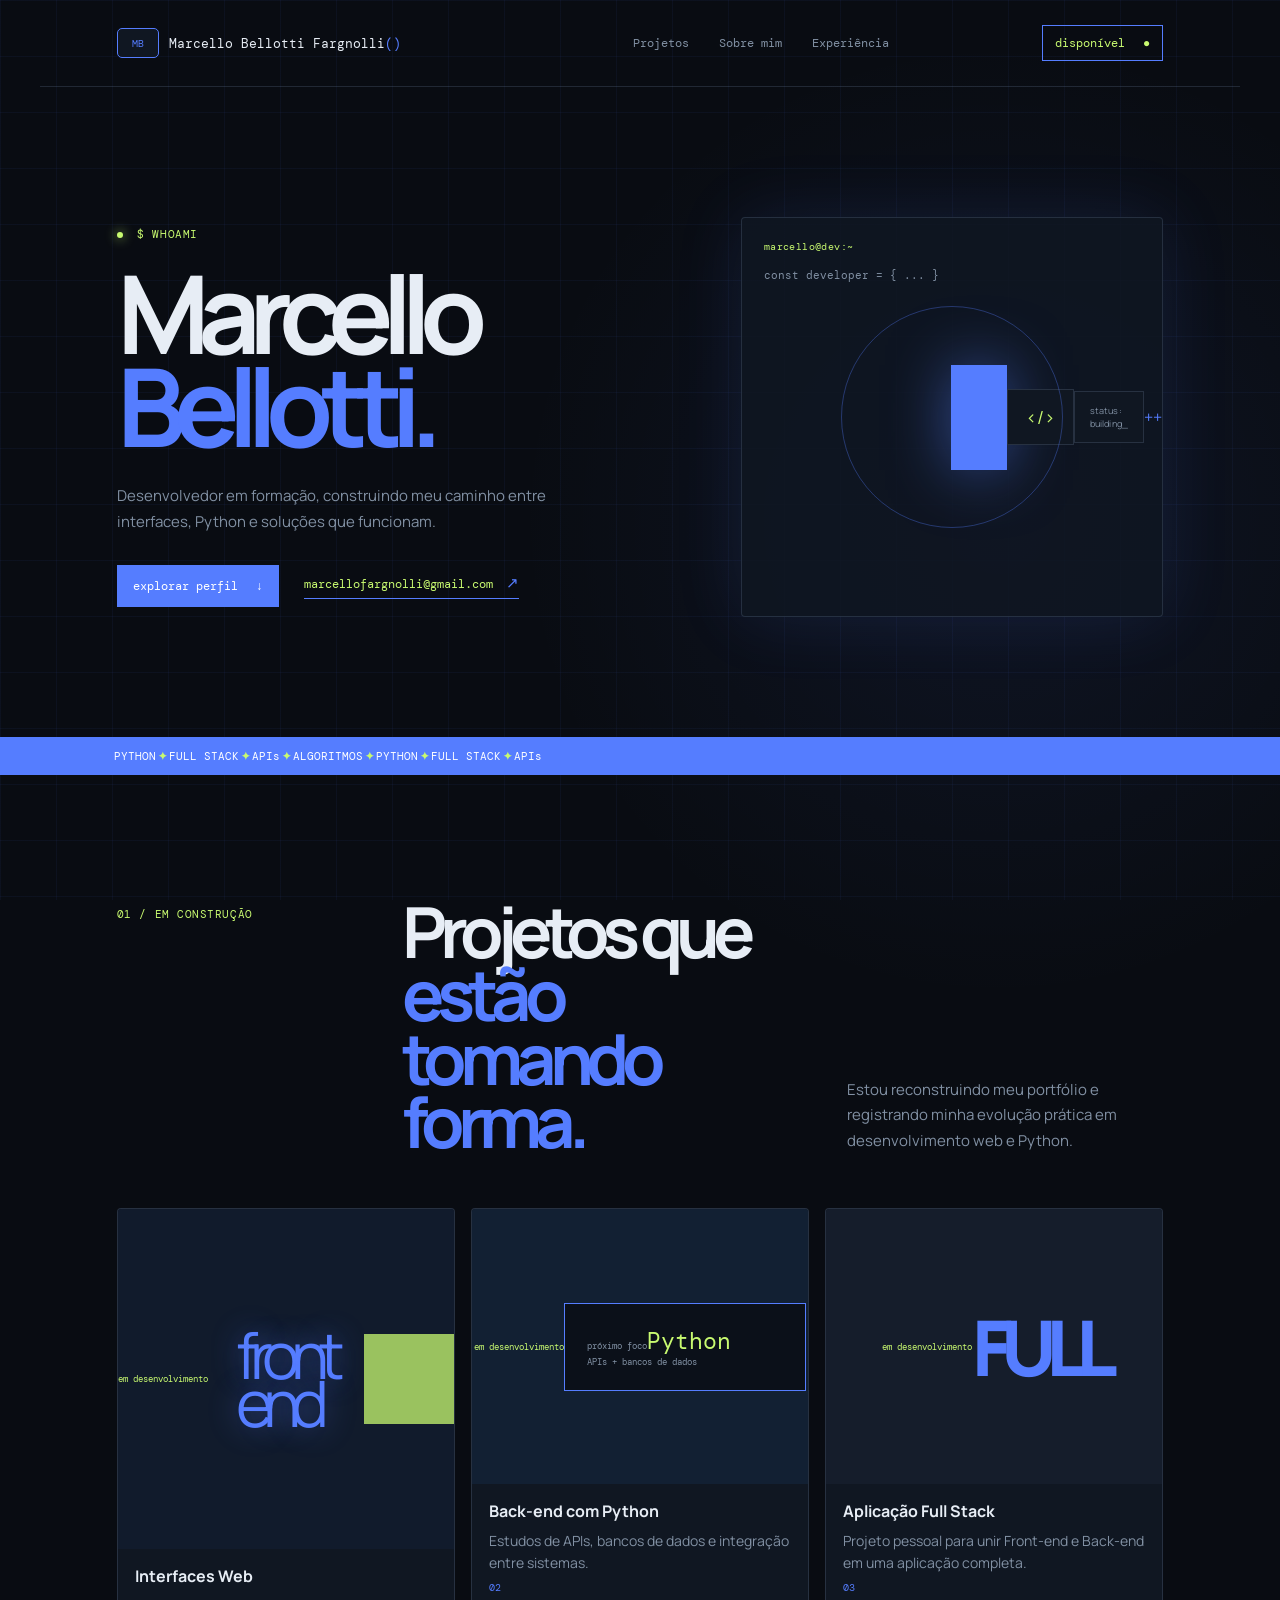
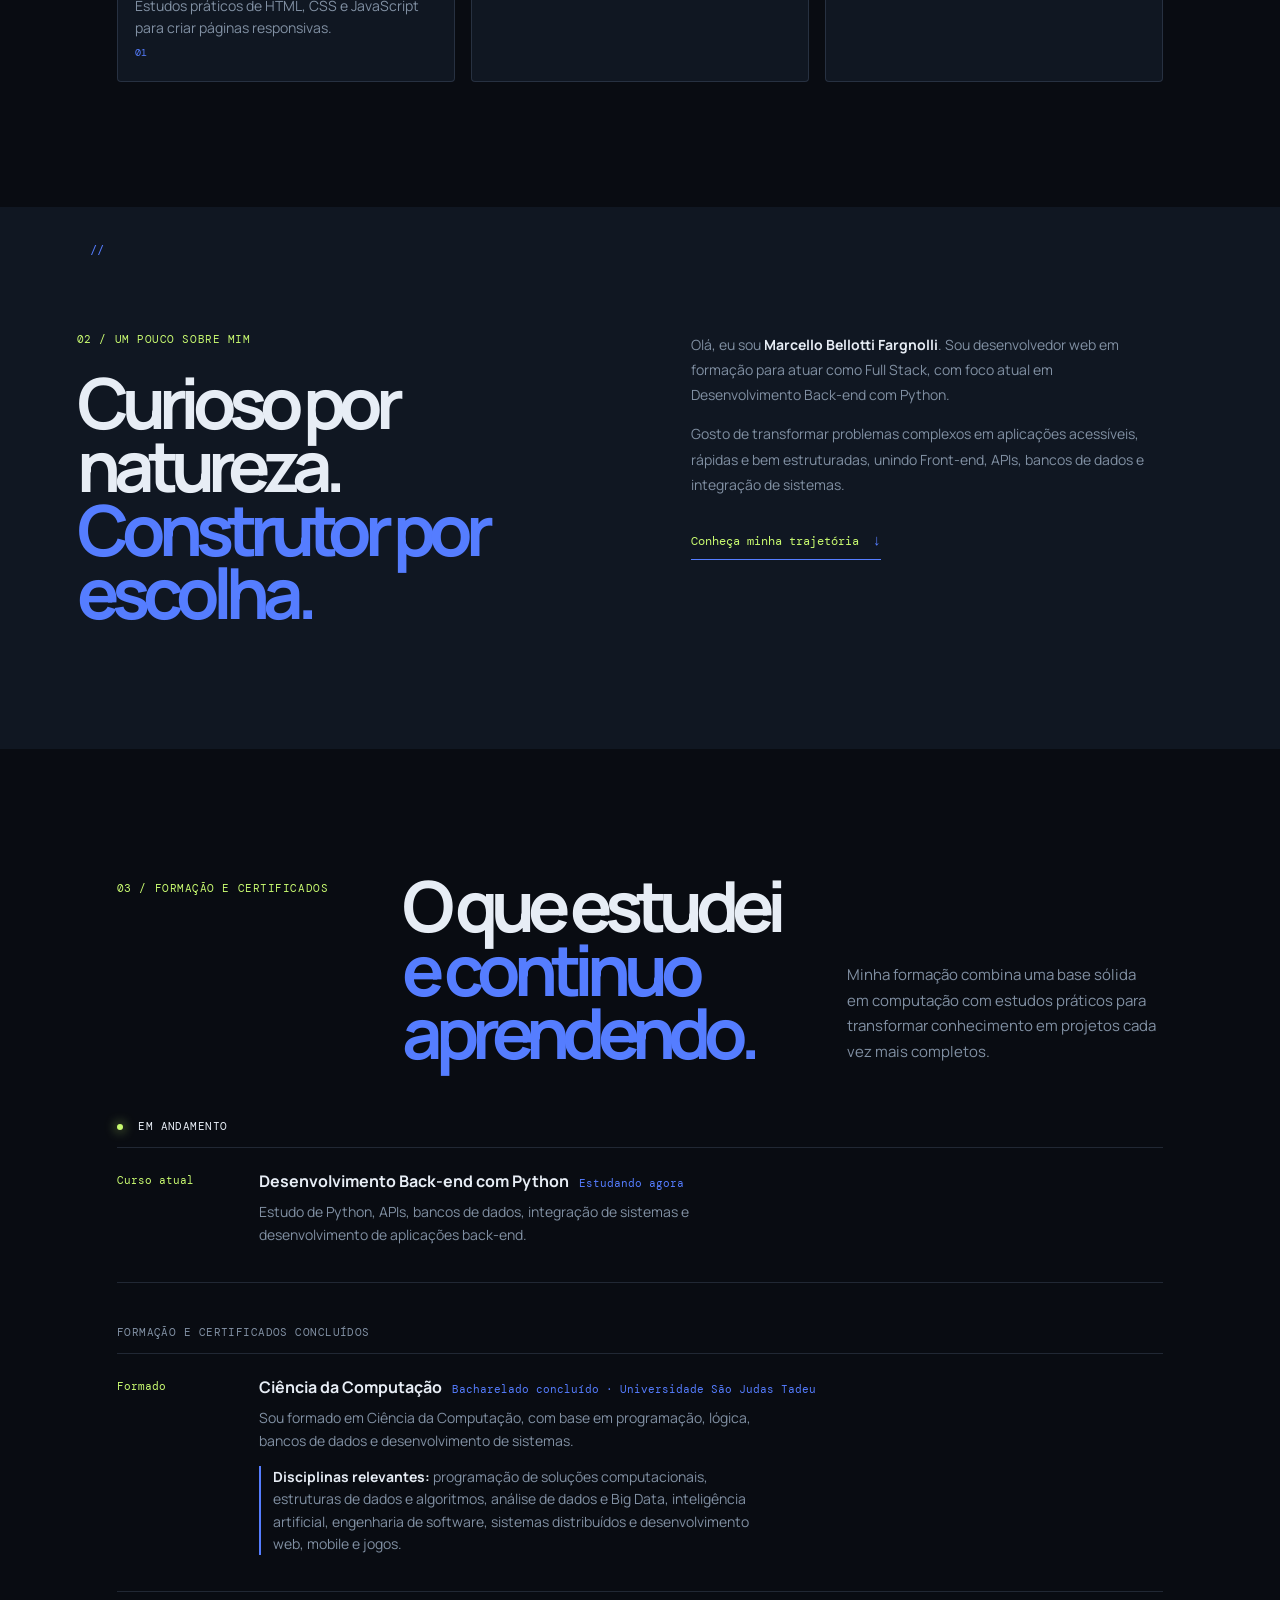
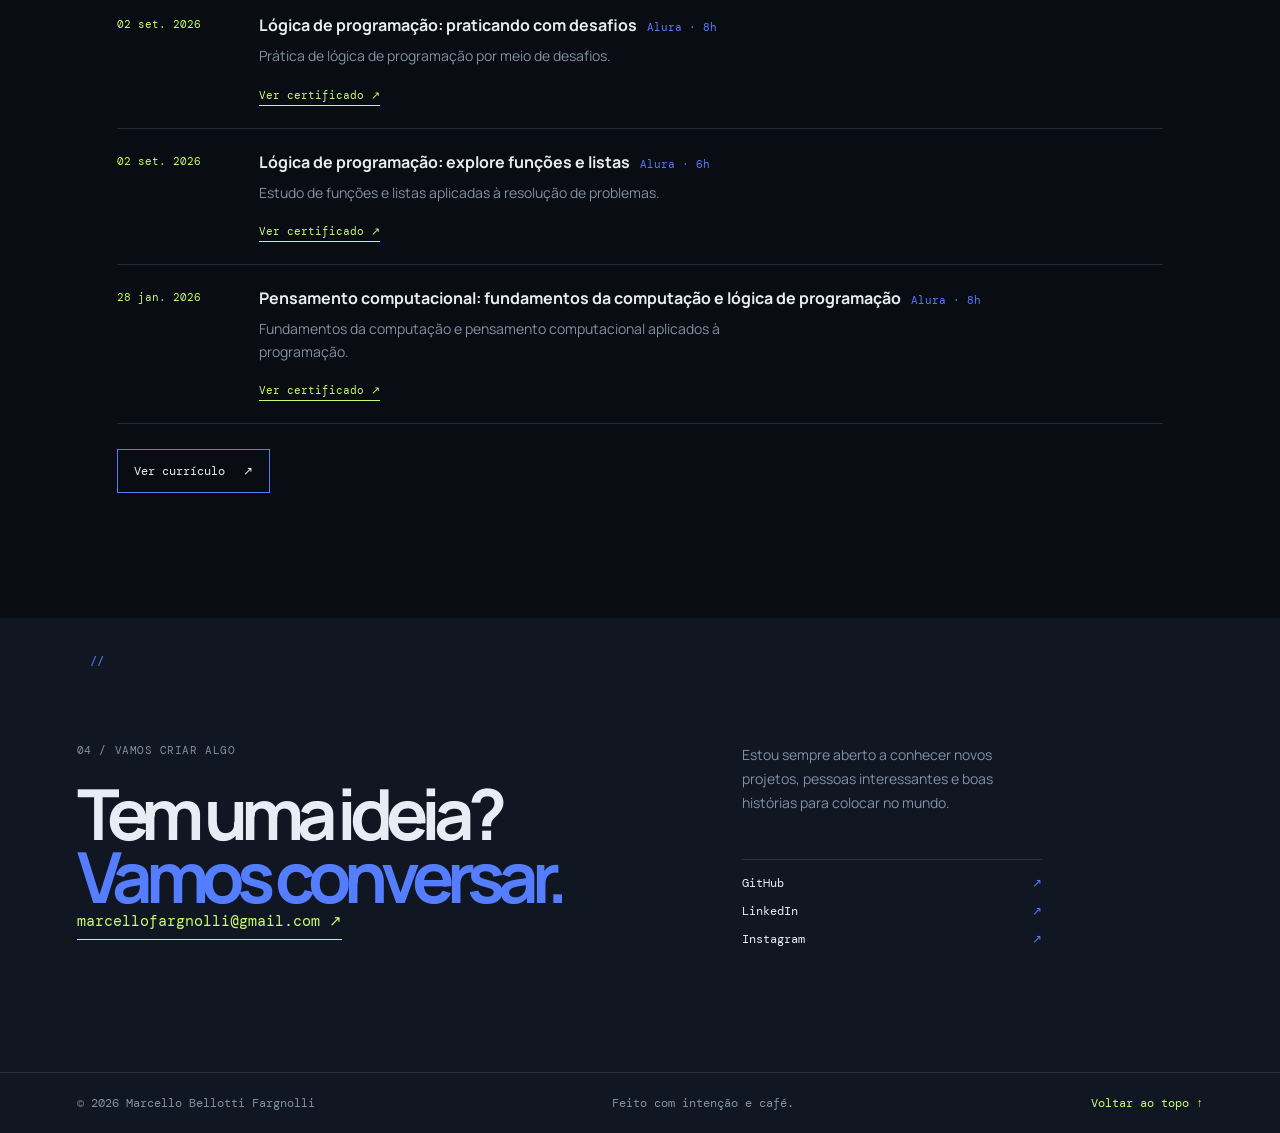
<file: index.html>
<!doctype html>
<html lang="pt-BR">
<head>
  <meta charset="UTF-8">
  <meta name="viewport" content="width=device-width, initial-scale=1.0">
  <!-- ALTERE: descrição que aparece no Google e ao compartilhar o site. -->
  <meta name="description" content="Olá! Meu nome é Marcello Bellotti Fargnolli, tenho 23 anos e sou formado em Ciência da Computação pela Universidade São Judas Tadeu.

Atualmente, estou aprimorando meus conhecimentos em desenvolvimento de software, com o objetivo de me tornar um desenvolvedor Full Stack. Tenho conhecimentos em Front-End, principalmente em HTML e CSS, do nível básico ao avançado, além de uma base inicial em JavaScript.

No momento, estou focado nos estudos de Python, buscando desenvolver principalmente minhas habilidades em Back-End, incluindo APIs, bancos de dados, integração de sistemas e desenvolvimento de aplicações.

Minha formação em Ciência da Computação me proporcionou uma base sólida em programação, lógica, bancos de dados e desenvolvimento de sistemas. Gosto de aprender novas tecnologias, colocar meus conhecimentos em prática por meio de projetos e buscar constantemente minha evolução profissional.

Meu objetivo é construir uma carreira como desenvolvedor Full Stack, unindo meus conhecimentos de Front-End e Back-End para criar aplicações completas, funcionais e bem estruturadas.">
  <!-- ALTERE: nome e profissão que aparecem na aba do navegador. -->
  <title>Marcello Bellotti Fargnolli | Desenvolvedor Web</title>
  <link rel="preconnect" href="https://fonts.googleapis.com">
  <link rel="preconnect" href="https://fonts.gstatic.com" crossorigin>
  <link href="https://fonts.googleapis.com/css2?family=DM+Mono:wght@400;500&family=Manrope:wght@400;500;600;700;800&display=swap" rel="stylesheet">
  <link rel="stylesheet" href="assets/css/styles-tech.css">
</head>
<body>
  <div class="page-shell">
    <header class="site-header">
      <a class="brand" href="#inicio" aria-label="Voltar para o início">
        <span class="brand-mark">MB</span>
        <!-- ALTERE: seu nome exibido no topo do site. -->
        <span>Marcello Bellotti Fargnolli<span class="accent">()</span></span>
      </a>
      <nav class="desktop-nav" aria-label="Navegação principal">
        <a href="#projetos">Projetos</a>
        <a href="#sobre">Sobre mim</a>
        <a href="#experiencia">Experiência</a>
      </nav>
      <a class="button button-small button-outline" href="#contato">disponível <span aria-hidden="true">●</span></a>
    </header>

    <main>
      <section class="hero section-grid" id="inicio">
        <div class="hero-copy reveal">
          <!-- ALTERE: status, título principal e sua apresentação curta. -->
          <p class="eyebrow"><span class="status-dot"></span> $ whoami</p>
          <h1>Marcello<br><span class="highlight">Bellotti.</span></h1>
          <p class="hero-description">Desenvolvedor em formação, construindo meu caminho entre interfaces, Python e soluções que funcionam.</p>
          <div class="hero-actions">
            <a class="button button-primary" href="#sobre">explorar perfil <span aria-hidden="true">↓</span></a>
            <!-- ALTERE: seu e-mail nos dois lugares em que ele aparece nesta página. -->
            <a class="text-link" href="mailto:marcellofargnolli@gmail.com">marcellofargnolli@gmail.com <span aria-hidden="true">↗</span></a>
          </div>
        </div>
        <div class="hero-art reveal reveal-delay" aria-label="Ilustração abstrata com formas geométricas">
          <div class="art-label">const developer = { ... }</div>
          <div class="orbit orbit-one"></div>
          <div class="orbit orbit-two"></div>
          <div class="art-sun"></div>
          <div class="art-card art-card-top">&lt;/&gt;</div>
          <div class="art-card art-card-bottom"><span>status: building</span><span class="art-arrow">_</span></div>
          <span class="art-plus plus-one">+</span>
          <span class="art-plus plus-two">+</span>
        </div>
      </section>

      <section class="ticker" aria-label="Áreas de atuação">
        <div class="ticker-track"><span>PYTHON</span><b>✦</b><span>FULL STACK</span><b>✦</b><span>APIs</span><b>✦</b><span>ALGORITMOS</span><b>✦</b><span>PYTHON</span><b>✦</b><span>FULL STACK</span><b>✦</b><span>APIs</span></div>
      </section>

      <section class="projects section-block" id="projetos">
        <div class="section-heading reveal"><p class="eyebrow">01 / em construção</p><h2>Projetos que<br><em>estão tomando forma.</em></h2><p>Estou reconstruindo meu portfólio e registrando minha evolução prática em desenvolvimento web e Python.</p></div>
        <div class="project-grid">
          <!-- ALTERE: troque estes cards por projetos reais quando eles estiverem prontos. -->
          <div class="project-card project-card-large reveal">
            <div class="project-image image-studio"><span class="image-tag">em desenvolvimento</span><span class="image-title">front<br>end</span><span class="image-shape"></span></div>
            <div class="project-info"><div><h3>Interfaces Web</h3><p>Estudos práticos de HTML, CSS e JavaScript para criar páginas responsivas.</p></div><span class="project-number">01</span></div>
          </div>
          <div class="project-card reveal reveal-delay">
            <div class="project-image image-finance"><span class="image-tag">em desenvolvimento</span><div class="finance-ui"><span>próximo foco</span><strong>Python</strong><small>APIs + bancos de dados</small></div></div>
            <div class="project-info"><div><h3>Back-end com Python</h3><p>Estudos de APIs, bancos de dados e integração entre sistemas.</p></div><span class="project-number">02</span></div>
          </div>
          <div class="project-card reveal">
            <div class="project-image image-muse"><span class="image-tag">em desenvolvimento</span><span class="muse-word">FULL</span><span class="muse-line"></span></div>
            <div class="project-info"><div><h3>Aplicação Full Stack</h3><p>Projeto pessoal para unir Front-end e Back-end em uma aplicação completa.</p></div><span class="project-number">03</span></div>
          </div>
        </div>
      </section>

      <!-- ALTERE: escreva aqui quem você é, sua história e o que você busca. -->
      <section class="about section-block section-grid" id="sobre">
        <div class="about-intro reveal"><p class="eyebrow">02 / um pouco sobre mim</p><h2>Curioso por natureza.<br><em>Construtor por escolha.</em></h2></div>
        <div class="about-copy reveal reveal-delay"><p>Olá, eu sou <strong>Marcello Bellotti Fargnolli</strong>. Sou desenvolvedor web em formação para atuar como Full Stack, com foco atual em Desenvolvimento Back-end com Python.</p><p>Gosto de transformar problemas complexos em aplicações acessíveis, rápidas e bem estruturadas, unindo Front-end, APIs, bancos de dados e integração de sistemas.</p><a class="text-link" href="#experiencia">Conheça minha trajetória <span aria-hidden="true">↓</span></a></div>
      </section>

      <!-- ALTERE: adicione novas formações e certificados nesta linha do tempo. -->
      <section class="experience section-block" id="experiencia">
        <div class="section-heading reveal"><p class="eyebrow">03 / formação e certificados</p><h2>O que estudei<br><em>e continuo aprendendo.</em></h2><p class="experience-intro">Minha formação combina uma base sólida em computação com estudos práticos para transformar conhecimento em projetos cada vez mais completos.</p></div>
        <div class="timeline">
          <div class="timeline-group">
            <p class="timeline-group-title"><span class="status-dot"></span> Em andamento</p>
            <div class="timeline-item reveal"><div class="timeline-date">Curso atual</div><div><h3>Desenvolvimento Back-end com Python <span>Estudando agora</span></h3><p>Estudo de Python, APIs, bancos de dados, integração de sistemas e desenvolvimento de aplicações back-end.</p></div></div>
          </div>
          <div class="timeline-group">
            <p class="timeline-group-title">Formação e certificados concluídos</p>
            <div class="timeline-item reveal"><div class="timeline-date">Formado</div><div><h3>Ciência da Computação <span>Bacharelado concluído · Universidade São Judas Tadeu</span></h3><p>Sou formado em Ciência da Computação, com base em programação, lógica, bancos de dados e desenvolvimento de sistemas.</p><p class="academic-highlights"><strong>Disciplinas relevantes:</strong> programação de soluções computacionais, estruturas de dados e algoritmos, análise de dados e Big Data, inteligência artificial, engenharia de software, sistemas distribuídos e desenvolvimento web, mobile e jogos.</p></div></div>
            <div class="timeline-item reveal"><div class="timeline-date">02 set. 2026</div><div><h3>Lógica de programação: praticando com desafios <span>Alura · 8h</span></h3><p>Prática de lógica de programação por meio de desafios.</p><a class="certificate-link" href="https://cursos.alura.com.br/certificate/be492407-5478-48bb-ad97-3403e48bfa09" target="_blank" rel="noreferrer">Ver certificado ↗</a></div></div>
            <div class="timeline-item reveal"><div class="timeline-date">02 set. 2026</div><div><h3>Lógica de programação: explore funções e listas <span>Alura · 6h</span></h3><p>Estudo de funções e listas aplicadas à resolução de problemas.</p><a class="certificate-link" href="https://cursos.alura.com.br/certificate/43ebaaec-2d4a-41f2-832b-98c6b5b4ed71" target="_blank" rel="noreferrer">Ver certificado ↗</a></div></div>
            <div class="timeline-item reveal"><div class="timeline-date">28 jan. 2026</div><div><h3>Pensamento computacional: fundamentos da computação e lógica de programação <span>Alura · 8h</span></h3><p>Fundamentos da computação e pensamento computacional aplicados à programação.</p><a class="certificate-link" href="https://cursos.alura.com.br/certificate/826741c8-7629-423c-96e8-3a7e11f5dcca" target="_blank" rel="noreferrer">Ver certificado ↗</a></div></div>
          </div>
        </div>
        <a class="button button-outline download-button" href="pages/curriculo.html" target="_blank" rel="noreferrer">Ver currículo <span aria-hidden="true">↗</span></a>
      </section>

      <!-- ALTERE: e-mail, texto de contato e links das suas redes sociais. -->
      <section class="contact section-block" id="contato">
        <div class="contact-content reveal"><p class="eyebrow">04 / vamos criar algo</p><h2>Tem uma ideia?<br><em>Vamos conversar.</em></h2><a class="contact-email" href="mailto:marcellofargnolli@gmail.com">marcellofargnolli@gmail.com <span aria-hidden="true">↗</span></a></div>
        <div class="contact-aside reveal reveal-delay"><p>Estou sempre aberto a conhecer novos projetos, pessoas interessantes e boas histórias para colocar no mundo.</p><div class="social-links"><a href="https://github.com/MarcelloBF" target="_blank" rel="noreferrer">GitHub <span>↗</span></a><a href="https://www.linkedin.com/in/marcellobellotti/" target="_blank" rel="noreferrer">LinkedIn <span>↗</span></a><a href="https://www.instagram.com/marcellofargnolli/" target="_blank" rel="noreferrer">Instagram <span>↗</span></a></div></div>
      </section>
    </main>

    <footer class="site-footer"><span>© 2026 Marcello Bellotti Fargnolli</span><span>Feito com intenção e café.</span><a href="#inicio">Voltar ao topo ↑</a></footer>
  </div>
  <script src="assets/js/script.js"></script>
</body>
</html>
</file>
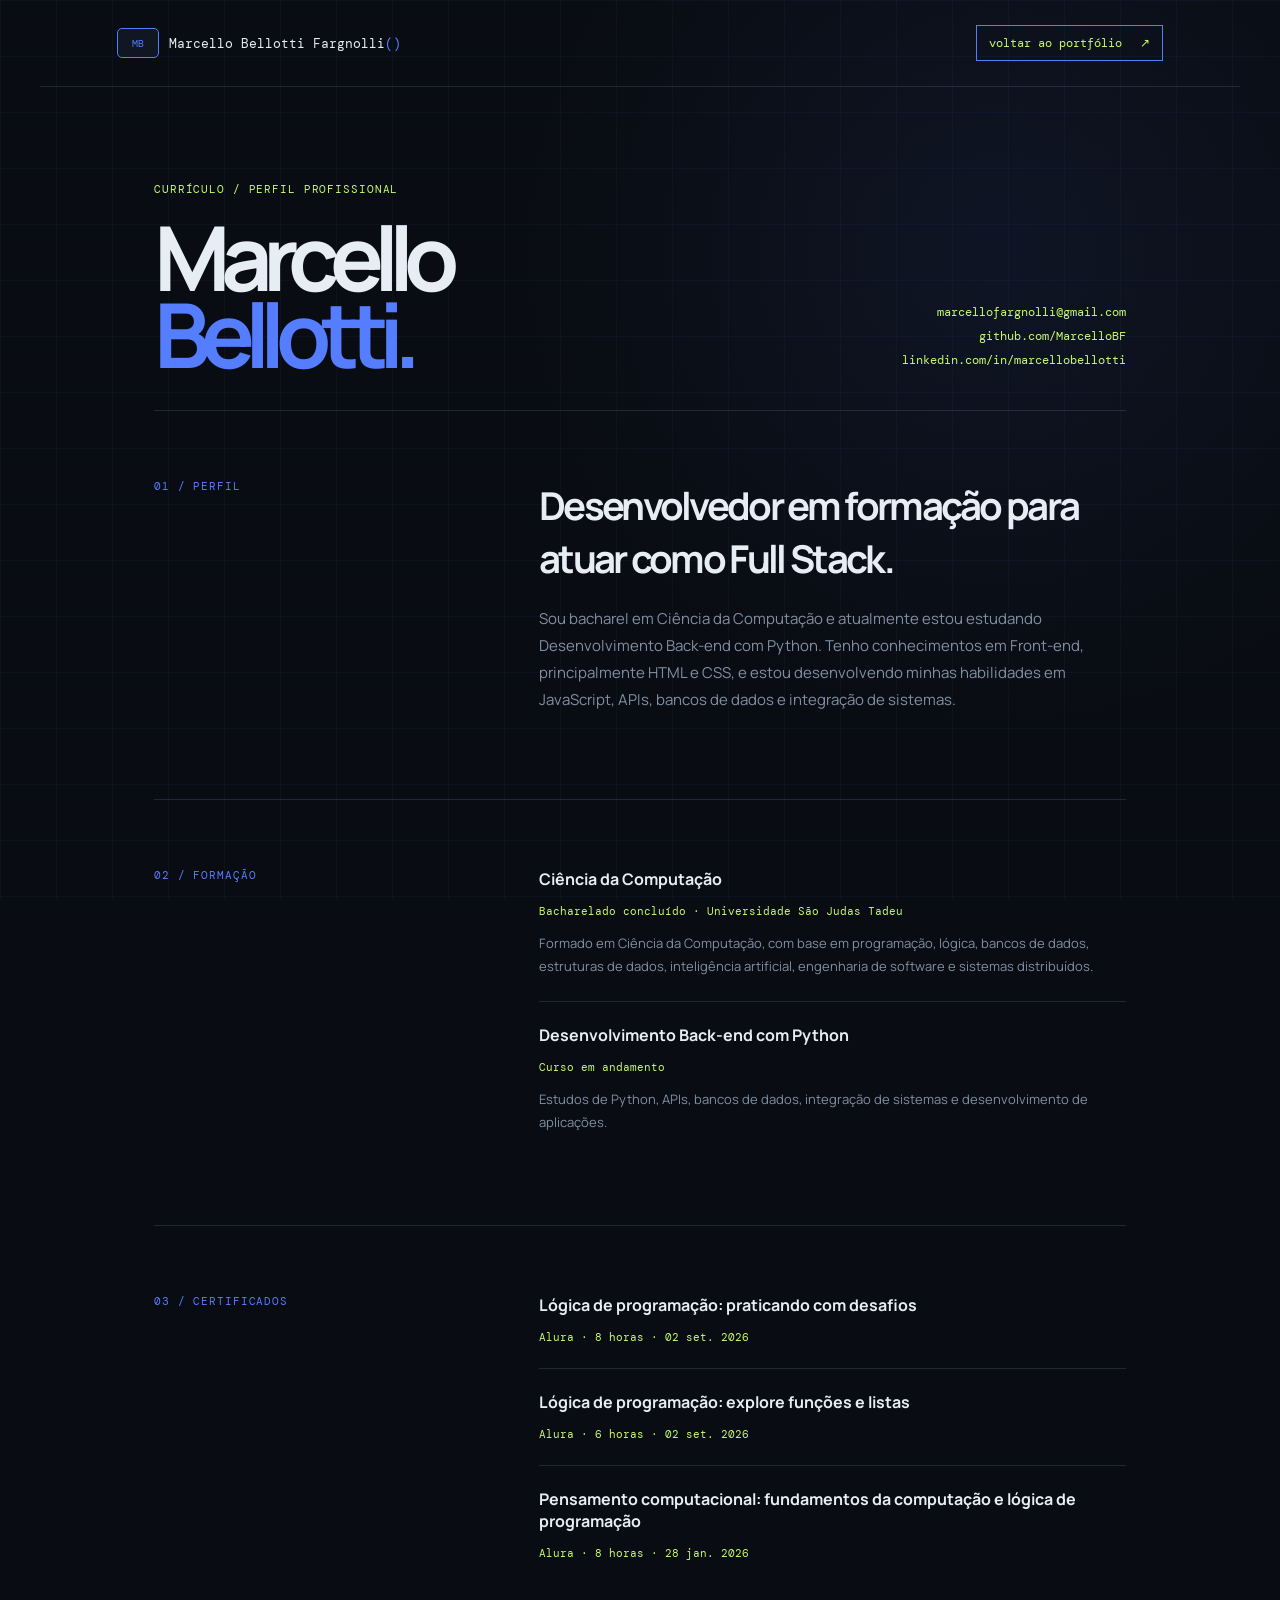
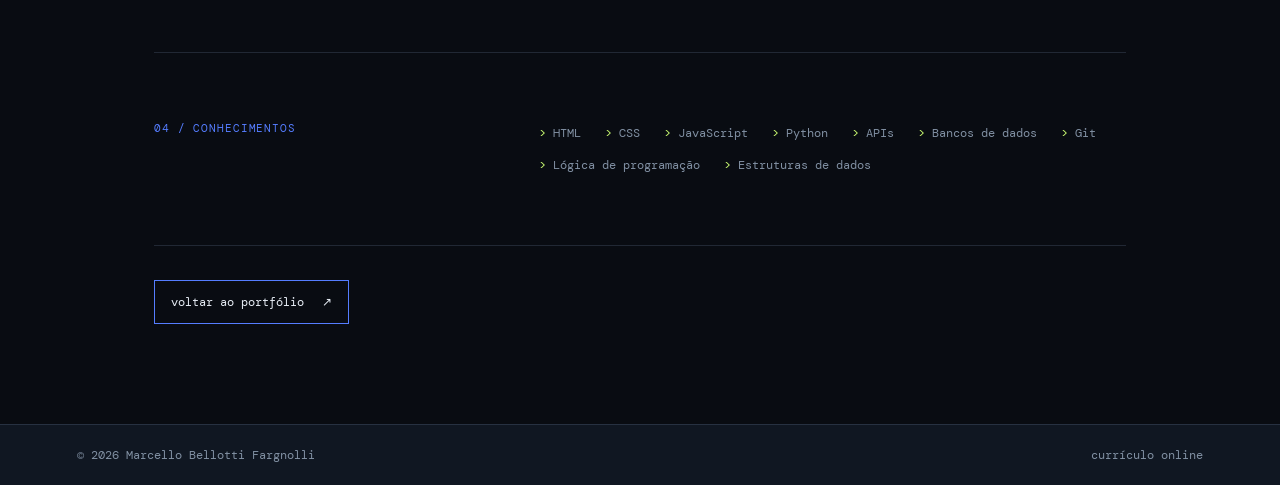
<file: curriculo.html>
<!doctype html>
<html lang="pt-BR">
<head>
  <meta charset="UTF-8">
  <meta name="viewport" content="width=device-width, initial-scale=1.0">
  <meta name="description" content="Currículo de Marcello Bellotti Fargnolli.">
  <title>Currículo | Marcello Bellotti Fargnolli</title>
  <link rel="preconnect" href="https://fonts.googleapis.com">
  <link rel="preconnect" href="https://fonts.gstatic.com" crossorigin>
  <link href="https://fonts.googleapis.com/css2?family=DM+Mono:wght@400;500&family=Manrope:wght@400;500;600;700;800&display=swap" rel="stylesheet">
  <link rel="stylesheet" href="styles-tech.css">
  <style>
    .resume-shell { margin: 0 auto; max-width: 1100px; padding: 0 5vw 100px; }
    .resume-header { align-items: end; border-bottom: 1px solid var(--line); display: flex; justify-content: space-between; padding: 95px 0 38px; }
    .resume-kicker { color: var(--lime); font: 11px var(--mono); letter-spacing: .08em; text-transform: uppercase; }
    .resume-header h1 { font-size: clamp(3rem, 7vw, 6.5rem); margin: 22px 0 0; }
    .resume-header h1 span { color: var(--blue); }
    .resume-contact { color: var(--muted); font: 12px/2 var(--mono); text-align: right; }
    .resume-contact a { color: var(--lime); display: block; }
    .resume-section { border-bottom: 1px solid var(--line); display: grid; gap: 8vw; grid-template-columns: .65fr 1.35fr; padding: 68px 0; }
    .resume-label { color: var(--blue); font: 11px var(--mono); letter-spacing: .08em; text-transform: uppercase; }
    .resume-content { max-width: 650px; }
    .resume-content h2 { font-size: clamp(1.8rem, 3vw, 2.8rem); letter-spacing: -.07em; margin: 0 0 20px; }
    .resume-content p { color: var(--muted); font-size: 15px; line-height: 1.8; margin-bottom: 18px; }
    .resume-item { border-top: 1px solid var(--line); padding: 22px 0; }
    .resume-item:first-child { border-top: 0; padding-top: 0; }
    .resume-item h3 { font-size: 16px; margin-bottom: 8px; }
    .resume-item small { color: var(--lime); font: 11px var(--mono); }
    .resume-item p { font-size: 13px; margin: 12px 0 0; }
    .resume-list { color: var(--muted); display: flex; flex-wrap: wrap; font: 12px/2 var(--mono); gap: 8px 24px; list-style: none; margin: 0; padding: 0; }
    .resume-list li::before { color: var(--lime); content: '> '; }
    .resume-back { margin-top: 34px; }
    @media (max-width: 700px) { .resume-shell { padding-left: 20px; padding-right: 20px; }.resume-header, .resume-section { display: block; }.resume-header { padding-top: 65px; }.resume-contact { margin-top: 28px; text-align: left; }.resume-section { padding: 48px 0; }.resume-label { margin-bottom: 26px; display: block; } }
  </style>
</head>
<body>
  <div class="page-shell">
    <header class="site-header">
      <a class="brand" href="index.html"><span class="brand-mark">MB</span><span>Marcello Bellotti Fargnolli<span class="accent">()</span></span></a>
      <a class="button button-small button-outline" href="index.html">voltar ao portfólio <span aria-hidden="true">↗</span></a>
    </header>
    <main class="resume-shell">
      <section class="resume-header">
        <div><p class="resume-kicker">currículo / perfil profissional</p><h1>Marcello<br><span>Bellotti.</span></h1></div>
        <div class="resume-contact"><a href="mailto:marcellofargnolli@gmail.com">marcellofargnolli@gmail.com</a><a href="https://github.com/MarcelloBF" target="_blank" rel="noreferrer">github.com/MarcelloBF</a><a href="https://www.linkedin.com/in/marcellobellotti/" target="_blank" rel="noreferrer">linkedin.com/in/marcellobellotti</a></div>
      </section>
      <section class="resume-section"><span class="resume-label">01 / perfil</span><div class="resume-content"><h2>Desenvolvedor em formação para atuar como Full Stack.</h2><p>Sou bacharel em Ciência da Computação e atualmente estou estudando Desenvolvimento Back-end com Python. Tenho conhecimentos em Front-end, principalmente HTML e CSS, e estou desenvolvendo minhas habilidades em JavaScript, APIs, bancos de dados e integração de sistemas.</p></div></section>
      <section class="resume-section"><span class="resume-label">02 / formação</span><div class="resume-content"><div class="resume-item"><h3>Ciência da Computação</h3><small>Bacharelado concluído · Universidade São Judas Tadeu</small><p>Formado em Ciência da Computação, com base em programação, lógica, bancos de dados, estruturas de dados, inteligência artificial, engenharia de software e sistemas distribuídos.</p></div><div class="resume-item"><h3>Desenvolvimento Back-end com Python</h3><small>Curso em andamento</small><p>Estudos de Python, APIs, bancos de dados, integração de sistemas e desenvolvimento de aplicações.</p></div></div></section>
      <section class="resume-section"><span class="resume-label">03 / certificados</span><div class="resume-content"><div class="resume-item"><h3>Lógica de programação: praticando com desafios</h3><small>Alura · 8 horas · 02 set. 2026</small></div><div class="resume-item"><h3>Lógica de programação: explore funções e listas</h3><small>Alura · 6 horas · 02 set. 2026</small></div><div class="resume-item"><h3>Pensamento computacional: fundamentos da computação e lógica de programação</h3><small>Alura · 8 horas · 28 jan. 2026</small></div></div></section>
      <section class="resume-section"><span class="resume-label">04 / conhecimentos</span><div class="resume-content"><ul class="resume-list"><li>HTML</li><li>CSS</li><li>JavaScript</li><li>Python</li><li>APIs</li><li>Bancos de dados</li><li>Git</li><li>Lógica de programação</li><li>Estruturas de dados</li></ul></div></section>
      <a class="button button-outline resume-back" href="index.html">voltar ao portfólio <span aria-hidden="true">↗</span></a>
    </main>
    <footer class="site-footer"><span>© 2026 Marcello Bellotti Fargnolli</span><span>currículo online</span></footer>
  </div>
</body>
</html>
</file>
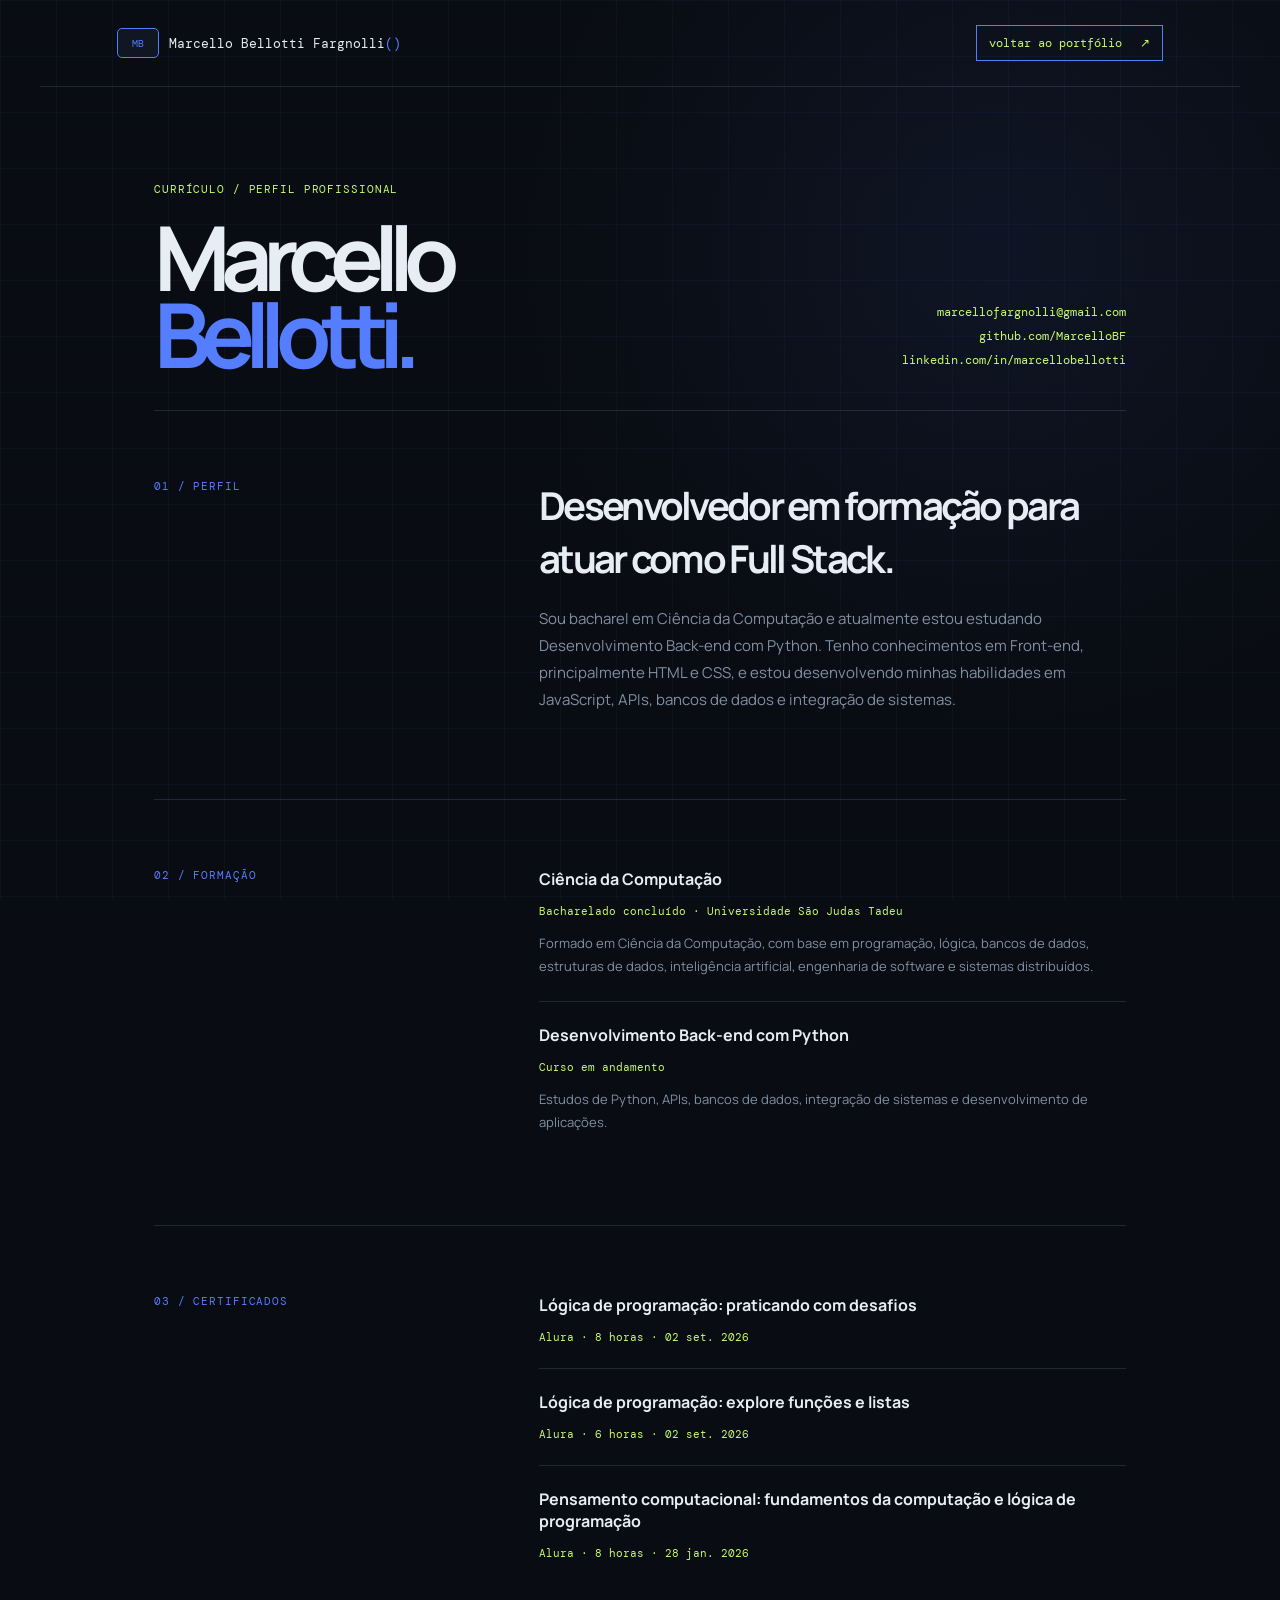
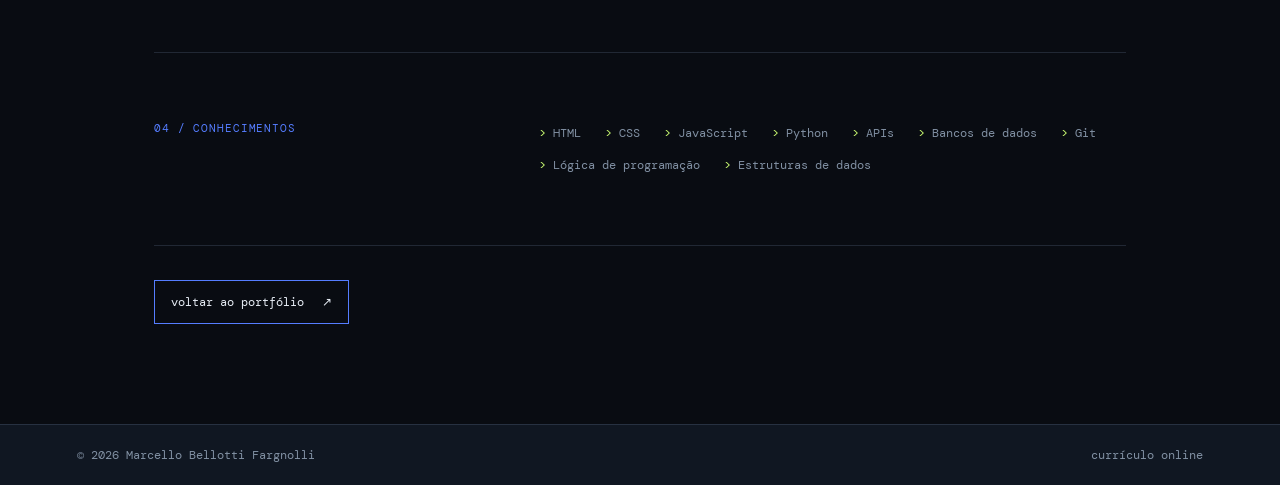
<file: pages/curriculo.html>
<!doctype html>
<html lang="pt-BR">
<head>
  <meta charset="UTF-8">
  <meta name="viewport" content="width=device-width, initial-scale=1.0">
  <meta name="description" content="Currículo de Marcello Bellotti Fargnolli.">
  <title>Currículo | Marcello Bellotti Fargnolli</title>
  <link rel="preconnect" href="https://fonts.googleapis.com">
  <link rel="preconnect" href="https://fonts.gstatic.com" crossorigin>
  <link href="https://fonts.googleapis.com/css2?family=DM+Mono:wght@400;500&family=Manrope:wght@400;500;600;700;800&display=swap" rel="stylesheet">
  <link rel="stylesheet" href="../assets/css/styles-tech.css">
  <style>
    .resume-shell { margin: 0 auto; max-width: 1100px; padding: 0 5vw 100px; }
    .resume-header { align-items: end; border-bottom: 1px solid var(--line); display: flex; justify-content: space-between; padding: 95px 0 38px; }
    .resume-kicker { color: var(--lime); font: 11px var(--mono); letter-spacing: .08em; text-transform: uppercase; }
    .resume-header h1 { font-size: clamp(3rem, 7vw, 6.5rem); margin: 22px 0 0; }
    .resume-header h1 span { color: var(--blue); }
    .resume-contact { color: var(--muted); font: 12px/2 var(--mono); text-align: right; }
    .resume-contact a { color: var(--lime); display: block; }
    .resume-section { border-bottom: 1px solid var(--line); display: grid; gap: 8vw; grid-template-columns: .65fr 1.35fr; padding: 68px 0; }
    .resume-label { color: var(--blue); font: 11px var(--mono); letter-spacing: .08em; text-transform: uppercase; }
    .resume-content { max-width: 650px; }
    .resume-content h2 { font-size: clamp(1.8rem, 3vw, 2.8rem); letter-spacing: -.07em; margin: 0 0 20px; }
    .resume-content p { color: var(--muted); font-size: 15px; line-height: 1.8; margin-bottom: 18px; }
    .resume-item { border-top: 1px solid var(--line); padding: 22px 0; }
    .resume-item:first-child { border-top: 0; padding-top: 0; }
    .resume-item h3 { font-size: 16px; margin-bottom: 8px; }
    .resume-item small { color: var(--lime); font: 11px var(--mono); }
    .resume-item p { font-size: 13px; margin: 12px 0 0; }
    .resume-list { color: var(--muted); display: flex; flex-wrap: wrap; font: 12px/2 var(--mono); gap: 8px 24px; list-style: none; margin: 0; padding: 0; }
    .resume-list li::before { color: var(--lime); content: '> '; }
    .resume-back { margin-top: 34px; }
    @media (max-width: 700px) { .resume-shell { padding-left: 20px; padding-right: 20px; }.resume-header, .resume-section { display: block; }.resume-header { padding-top: 65px; }.resume-contact { margin-top: 28px; text-align: left; }.resume-section { padding: 48px 0; }.resume-label { margin-bottom: 26px; display: block; } }
  </style>
</head>
<body>
  <div class="page-shell">
    <header class="site-header">
      <a class="brand" href="../index.html"><span class="brand-mark">MB</span><span>Marcello Bellotti Fargnolli<span class="accent">()</span></span></a>
      <a class="button button-small button-outline" href="../index.html">voltar ao portfólio <span aria-hidden="true">↗</span></a>
    </header>
    <main class="resume-shell">
      <section class="resume-header">
        <div><p class="resume-kicker">currículo / perfil profissional</p><h1>Marcello<br><span>Bellotti.</span></h1></div>
        <div class="resume-contact"><a href="mailto:marcellofargnolli@gmail.com">marcellofargnolli@gmail.com</a><a href="https://github.com/MarcelloBF" target="_blank" rel="noreferrer">github.com/MarcelloBF</a><a href="https://www.linkedin.com/in/marcellobellotti/" target="_blank" rel="noreferrer">linkedin.com/in/marcellobellotti</a></div>
      </section>
      <section class="resume-section"><span class="resume-label">01 / perfil</span><div class="resume-content"><h2>Desenvolvedor em formação para atuar como Full Stack.</h2><p>Sou bacharel em Ciência da Computação e atualmente estou estudando Desenvolvimento Back-end com Python. Tenho conhecimentos em Front-end, principalmente HTML e CSS, e estou desenvolvendo minhas habilidades em JavaScript, APIs, bancos de dados e integração de sistemas.</p></div></section>
      <section class="resume-section"><span class="resume-label">02 / formação</span><div class="resume-content"><div class="resume-item"><h3>Ciência da Computação</h3><small>Bacharelado concluído · Universidade São Judas Tadeu</small><p>Formado em Ciência da Computação, com base em programação, lógica, bancos de dados, estruturas de dados, inteligência artificial, engenharia de software e sistemas distribuídos.</p></div><div class="resume-item"><h3>Desenvolvimento Back-end com Python</h3><small>Curso em andamento</small><p>Estudos de Python, APIs, bancos de dados, integração de sistemas e desenvolvimento de aplicações.</p></div></div></section>
      <section class="resume-section"><span class="resume-label">03 / certificados</span><div class="resume-content"><div class="resume-item"><h3>Lógica de programação: praticando com desafios</h3><small>Alura · 8 horas · 02 set. 2026</small></div><div class="resume-item"><h3>Lógica de programação: explore funções e listas</h3><small>Alura · 6 horas · 02 set. 2026</small></div><div class="resume-item"><h3>Pensamento computacional: fundamentos da computação e lógica de programação</h3><small>Alura · 8 horas · 28 jan. 2026</small></div></div></section>
      <section class="resume-section"><span class="resume-label">04 / conhecimentos</span><div class="resume-content"><ul class="resume-list"><li>HTML</li><li>CSS</li><li>JavaScript</li><li>Python</li><li>APIs</li><li>Bancos de dados</li><li>Git</li><li>Lógica de programação</li><li>Estruturas de dados</li></ul></div></section>
      <a class="button button-outline resume-back" href="../index.html">voltar ao portfólio <span aria-hidden="true">↗</span></a>
    </main>
    <footer class="site-footer"><span>© 2026 Marcello Bellotti Fargnolli</span><span>currículo online</span></footer>
  </div>
</body>
</html>
</file>
<file: assets/css/styles-tech.css>
:root { --bg: #090c12; --panel: #101722; --text: #e7edf5; --muted: #8190a3; --blue: #557dff; --lime: #c8fa70; --coral: #f3a391; --line: rgba(130, 155, 190, .2); --mono: 'DM Mono', monospace; --sans: 'Manrope', sans-serif; }
* { box-sizing: border-box; } html { scroll-behavior: smooth; } body { background: var(--bg); color: var(--text); font-family: var(--sans); margin: 0; } body::before { background-image: linear-gradient(rgba(85,125,255,.055) 1px, transparent 1px), linear-gradient(90deg, rgba(85,125,255,.055) 1px, transparent 1px); background-size: 56px 56px; content: ''; inset: 0; pointer-events: none; position: fixed; z-index: -1; } a { color: inherit; text-decoration: none; } .page-shell { overflow: hidden; } .site-header { align-items: center; border-bottom: 1px solid var(--line); display: flex; justify-content: space-between; margin: 0 auto; max-width: 1200px; padding: 25px 5vw; } .brand { align-items: center; display: flex; font-family: var(--mono); font-size: 12px; gap: 10px; }.brand-mark { align-items: center; background: var(--panel); border: 1px solid var(--blue); border-radius: 5px; color: var(--blue); display: flex; font-family: var(--mono); font-size: 10px; height: 30px; justify-content: center; width: 42px; }.accent { color: var(--blue); }.desktop-nav { display: flex; gap: 30px; margin-left: 80px; }.desktop-nav a, .site-footer, .text-link { font-family: var(--mono); font-size: 10px; }.desktop-nav a { color: var(--muted); }.desktop-nav a:hover, .social-links a:hover { color: var(--lime); }.button { align-items: center; display: inline-flex; font-family: var(--mono); font-size: 10px; gap: 18px; justify-content: center; padding: 13px 16px; transition: .2s; }.button:hover { background: var(--blue); color: white; transform: translateY(-2px); }.button-small { color: var(--lime); padding: 9px 12px; }.button-outline { border: 1px solid var(--blue); }.button-primary { background: var(--blue); color: white; }.section-grid { display: grid; gap: 8vw; grid-template-columns: 1fr 1fr; }.hero { margin: 0 auto; max-width: 1200px; min-height: 690px; padding: 90px 5vw 80px; }.hero-copy { align-self: center; }.eyebrow { color: var(--lime); font-family: var(--mono); font-size: 10px; letter-spacing: .05em; margin: 0 0 25px; text-transform: uppercase; }.status-dot { background: var(--lime); border-radius: 50%; box-shadow: 0 0 12px var(--lime); display: inline-block; height: 6px; margin-right: 7px; width: 6px; } h1,h2,h3,p { margin-top: 0; } h1 { font-size: clamp(4rem, 8.5vw, 8rem); letter-spacing: -.11em; line-height: .86; margin-bottom: 30px; } .highlight, em { color: var(--blue); font-style: normal; }.hero-description { color: var(--muted); font-size: 14px; line-height: 1.75; max-width: 450px; }.hero-actions { align-items: center; display: flex; gap: 25px; margin-top: 30px; }.text-link { border-bottom: 1px solid var(--blue); color: var(--lime); padding-bottom: 5px; }.text-link span { color: var(--blue); font-size: 15px; margin-left: 6px; }.hero-art { align-items: center; background: rgba(16,23,34,.86); border: 1px solid var(--line); box-shadow: 0 0 70px rgba(85,125,255,.12); display: flex; justify-content: center; min-height: 420px; overflow: hidden; position: relative; }.hero-art::before { color: var(--lime); content: 'marcello@dev:~'; font: 10px var(--mono); left: 22px; position: absolute; top: 22px; }.hero-art::after { border: 1px solid var(--blue); border-radius: 50%; content: ''; height: 220px; opacity: .35; position: absolute; width: 220px; }.art-label { color: var(--muted); font: 10px var(--mono); left: 22px; position: absolute; top: 50px; }.orbit { border-color: rgba(85,125,255,.35); height: 310px; width: 115px; }.orbit-two { height: 300px; width: 280px; }.art-sun { background: var(--blue); box-shadow: 0 0 60px rgba(85,125,255,.5); height: 105px; width: 105px; }.art-card { background: var(--panel); border: 1px solid var(--line); color: var(--lime); }.art-card-top { font-size: 18px; padding: 15px 18px; }.art-card-bottom { bottom: 25px; color: var(--muted); left: 22px; padding: 12px 15px; }.art-plus { color: var(--blue); }.ticker { background: var(--blue); color: white; overflow: hidden; padding: 12px 0; transform: none; }.ticker-track { font: 10px var(--mono); gap: 30px; justify-content: center; }.ticker b { color: var(--lime); }.section-block { margin: 0 auto; max-width: 1200px; padding: 125px 5vw; }.section-heading { display: grid; gap: 5vw; grid-template-columns: .7fr 1.2fr 1fr; margin-bottom: 55px; }.section-heading .eyebrow { margin: 7px 0 0; }.section-heading h2,.about h2,.contact h2 { font-size: clamp(2.6rem, 5.5vw, 5.5rem); letter-spacing: -.1em; line-height: .9; margin: 0; }.section-heading > p:last-child { align-self: end; color: var(--muted); font-size: 13px; line-height: 1.7; margin: 0; }.project-grid { display: grid; gap: 18px; grid-template-columns: repeat(3,1fr); }.project-card,.project-card-large { background: var(--panel); border: 1px solid var(--line); display: block; grid-row: auto; padding: 0; }.project-image,.project-card-large .project-image { align-items: center; background: #111b2c; display: flex; min-height: 245px; overflow: hidden; position: relative; }.project-card-large .project-image { min-height: 310px; }.image-tag { color: var(--lime); font: 9px var(--mono); left: 17px; top: 17px; }.image-studio { background: linear-gradient(135deg,#10264b,#14203a); }.image-studio .image-title { color: var(--blue); font-size: clamp(3.2rem,5vw,5rem); letter-spacing: -.15em; line-height: .75; margin: auto; text-shadow: 0 0 30px rgba(85,125,255,.45); transform: none; }.image-shape { background: var(--lime); height: 90px; opacity: .75; right: -30px; top: 20%; width: 90px; }.image-finance { background: #122033; justify-content: center; }.finance-ui { background: #0b1019; border: 1px solid var(--blue); padding: 22px; transform: none; width: 72%; }.finance-ui span,.finance-ui small { color: var(--muted); font: 9px var(--mono); }.finance-ui strong { color: var(--lime); font: 23px var(--mono); margin: 25px 0 15px; }.finance-ui small { display: block; }.image-muse { background: #151d2b; justify-content: center; }.muse-word { color: var(--blue); font: 800 clamp(3.5rem,6vw,6rem) var(--sans); letter-spacing: -.15em; transform: none; }.muse-line { border-color: var(--lime); }.project-info { padding: 16px 17px 20px; }.project-info h3 { font-size: 14px; margin-bottom: 8px; }.project-info p { color: var(--muted); font-size: 11px; line-height: 1.55; margin: 0; }.project-number { color: var(--blue); font: 10px var(--mono); }.about { background: var(--panel); max-width: none; padding-left: max(5vw,calc((100vw - 1100px)/2)); padding-right: max(5vw,calc((100vw - 1100px)/2)); }.about-copy { color: var(--muted); font-size: 14px; line-height: 1.8; max-width: 460px; }.about-copy strong,.academic-highlights strong { color: var(--text); }.about-copy .text-link { display: inline-block; margin-top: 16px; }.experience { display: grid; gap: 8vw; grid-template-columns: .75fr 1.25fr; }.experience .section-heading { display: block; margin: 0; }.timeline-item { border-top: 1px solid var(--line); display: grid; gap: 22px; grid-template-columns: 120px 1fr; padding: 22px 0; }.timeline-item:last-child { border-bottom: 1px solid var(--line); }.timeline-date { color: var(--lime); font: 9px var(--mono); padding-top: 3px; }.timeline-item h3 { font-size: 14px; margin-bottom: 9px; }.timeline-item h3 span { color: var(--blue); font: 9px var(--mono); margin-left: 7px; }.timeline-item p { color: var(--muted); font-size: 11px; line-height: 1.6; max-width: 500px; }.certificate-link { border-bottom: 1px solid var(--lime); color: var(--lime); display: inline-block; font: 9px var(--mono); padding-bottom: 3px; }.academic-highlights { border-left: 2px solid var(--blue); padding-left: 12px; }.download-button { grid-column: 2; justify-self: start; margin-top: 25px; }.contact { background: var(--panel); color: var(--text); display: grid; gap: 8vw; grid-template-columns: 1.1fr .9fr; max-width: none; padding-left: max(5vw,calc((100vw - 1100px)/2)); padding-right: max(5vw,calc((100vw - 1100px)/2)); }.contact .eyebrow,.contact-aside { color: var(--muted); }.contact-email { border-bottom: 1px solid var(--lime); color: var(--lime); display: inline-block; font: 13px var(--mono); padding-bottom: 8px; }.contact-aside { align-self: end; font-size: 13px; line-height: 1.7; max-width: 300px; }.social-links { border-top: 1px solid var(--line); display: grid; gap: 12px; margin-top: 45px; padding-top: 15px; }.social-links a { color: var(--text); display: flex; font: 10px var(--mono); justify-content: space-between; }.social-links span { color: var(--blue); }.site-footer { align-items: center; background: var(--panel); border-top: 1px solid var(--line); color: var(--muted); display: flex; justify-content: space-between; padding: 22px 5vw; }.site-footer a { color: var(--lime); }.reveal { opacity: 0; transform: translateY(20px); transition: .7s; }.reveal.visible { opacity: 1; transform: none; }.reveal-delay { transition-delay: .12s; }
@media(max-width:760px){.site-header{padding:20px}.desktop-nav{display:none}.site-header .button{font-size:9px;padding:8px}.hero,.section-block{padding-left:20px;padding-right:20px}.hero{display:block;min-height:auto;padding-bottom:90px;padding-top:70px}.hero-art{margin-top:65px;min-height:330px}.hero-actions{align-items:flex-start;flex-direction:column;gap:20px}.ticker-track{justify-content:flex-start;width:max-content}.section-block{padding-bottom:90px;padding-top:90px}.section-heading,.experience,.contact{display:block}.section-heading{margin-bottom:42px}.section-heading h2{margin-bottom:25px}.project-grid{display:block}.project-card{margin-bottom:18px}.project-card-large .project-image,.project-image{min-height:260px}.about{padding-left:20px;padding-right:20px}.about-copy{margin-top:40px}.timeline-item{gap:12px;grid-template-columns:88px 1fr}.timeline-item h3 span{display:block;margin:7px 0 0}.download-button{margin-top:25px}.contact-aside{margin-top:65px}.site-footer{align-items:flex-start;flex-direction:column;gap:12px;padding-left:20px;padding-right:20px}}
@media(prefers-reduced-motion:reduce){html{scroll-behavior:auto}.reveal{opacity:1;transform:none;transition:none}}
@keyframes reveal-in { from { opacity: 0; transform: translateY(20px); } to { opacity: 1; transform: translateY(0); } }
.reveal { animation: reveal-in .7s ease both; opacity: 1; }
.reveal-delay { animation-delay: .12s; }
.reveal { animation: none; opacity: 1; transform: none; }

/* Refinamento de ritmo visual e leitura. */
body { background: radial-gradient(circle at 78% 12%, rgba(85, 125, 255, .08), transparent 30rem), var(--bg); }
.site-header { padding-left: 6vw; padding-right: 6vw; }
.hero { min-height: 650px; padding-left: 6vw; padding-right: 6vw; }
h1 { max-width: 650px; }
.hero-art { border-radius: 4px; min-height: 400px; }
.ticker-track { gap: 42px; padding: 0 28px; }
.section-block { padding-left: 6vw; padding-right: 6vw; }
.project-grid { gap: 16px; }
.project-card { border-radius: 4px; overflow: hidden; transition: border-color .25s ease, transform .25s ease, box-shadow .25s ease; }
.project-card:hover { border-color: rgba(85, 125, 255, .75); box-shadow: 0 18px 55px rgba(0, 0, 0, .22); transform: translateY(-5px); }
.project-image, .project-card-large .project-image { min-height: 275px; }
.project-card-large .project-image { min-height: 340px; }
.project-info { min-height: 112px; }
.timeline-item { transition: border-color .25s ease, padding-left .25s ease; }
.timeline-item:hover { border-color: var(--blue); padding-left: 10px; }
.contact { padding-left: 6vw; padding-right: 6vw; }
.site-footer { padding-left: 6vw; padding-right: 6vw; }
@media (max-width: 760px) {
	.hero, .section-block, .contact { padding-left: 20px; padding-right: 20px; }
	.site-header, .site-footer { padding-left: 20px; padding-right: 20px; }
	.ticker-track { gap: 28px; padding: 0 20px; }
	.hero-art { min-height: 330px; }
	.project-card-large .project-image, .project-image { min-height: 260px; }
}

.timeline-group + .timeline-group { margin-top: 42px; }
.timeline-group-title { color: var(--text); font: 10px var(--mono); letter-spacing: .04em; margin: 0 0 14px; text-transform: uppercase; }
.experience-intro { color: var(--muted); font-size: 14px; line-height: 1.7; margin: 35px 0 0; max-width: 310px; }
.timeline-group-title:not(:has(.status-dot)) { color: var(--muted); }
.timeline-group-title .status-dot { margin-right: 8px; }
@media (max-width: 760px) {
	.timeline-group + .timeline-group { margin-top: 34px; }
}

/* Tipografia ampliada para melhorar a leitura sem perder o visual técnico. */
.desktop-nav a, .site-footer, .text-link { font-size: 12px; }
.brand { font-size: 13px; }
.button { font-size: 12px; }
.eyebrow, .section-label, .timeline-group-title { font-size: 11px; }
.hero-description, .section-heading > p:last-child { font-size: 15px; }
.ticker-track { font-size: 12px; }
.project-info h3, .timeline-item h3 { font-size: 16px; }
.project-info p, .timeline-item p, .about-copy, .contact-aside { font-size: 14px; }
.timeline-date, .timeline-item h3 span, .certificate-link { font-size: 11px; }
.contact-email { font-size: 15px; }
.social-links a { font-size: 12px; }
.art-label, .art-card-bottom { font-size: 11px; }
@media (max-width: 760px) {
	.site-header .button { font-size: 11px; }
	.hero-description { font-size: 15px; }
	.project-info p, .timeline-item p, .about-copy, .contact-aside { font-size: 14px; }
	.timeline-date, .timeline-item h3 span, .certificate-link { font-size: 10px; }
	.contact-email { font-size: 13px; }
}

/* Ajustes finais de composição para manter o hero inteiro visível e mais elegante. */
.hero.section-grid { grid-template-columns: minmax(0, 1.05fr) minmax(280px, .85fr); }
.hero { align-items: center; }
.hero-copy, .hero-art { min-width: 0; }
.hero-copy { position: relative; z-index: 1; }
.hero-art { width: 100%; }
.hero-art::before { letter-spacing: .04em; }
.art-card-bottom { font-size: 9px; letter-spacing: .02em; }
.ticker-track { font-size: 11px; gap: 38px; justify-content: flex-start; margin: 0 auto; max-width: 1180px; padding: 0 5vw; }
.ticker b { margin: 0 2px; }
.section-heading { align-items: start; }
.section-heading h2 { max-width: 620px; }
.project-grid { align-items: stretch; }
.project-card { min-width: 0; }
.project-info h3 { color: var(--text); }
.about, .contact { position: relative; }
.about::before, .contact::before { color: var(--blue); content: '//'; font: 12px var(--mono); left: max(5vw, calc((100vw - 1100px) / 2)); position: absolute; top: 35px; }
@media (max-width: 760px) {
	.hero.section-grid { display: block; }
	.ticker-track { gap: 26px; padding: 0 20px; }
	.about::before, .contact::before { left: 20px; top: 25px; }
	.hero-art { margin-left: auto; margin-right: auto; max-width: 420px; }
	.orbit { height: 270px; width: 105px; }
	.orbit-two { height: 260px; width: 245px; }
	.art-card-top { right: 18px; top: 82px; }
	.art-card-bottom { bottom: 20px; left: 18px; }
	.plus-one { right: 18px; top: 220px; }
	.plus-two { bottom: 18px; right: 28%; }
}

/* A formação usa a largura total para evitar uma coluna vazia ao lado da timeline. */
.experience { display: block; }
.experience .section-heading { display: grid; gap: 5vw; grid-template-columns: .7fr 1.2fr 1fr; margin-bottom: 55px; }
.download-button { grid-column: auto; }
@media (max-width: 760px) {
	.experience .section-heading { display: block; }
}
</file>
<file: styles-tech.css>
:root { --bg: #090c12; --panel: #101722; --text: #e7edf5; --muted: #8190a3; --blue: #557dff; --lime: #c8fa70; --coral: #f3a391; --line: rgba(130, 155, 190, .2); --mono: 'DM Mono', monospace; --sans: 'Manrope', sans-serif; }
* { box-sizing: border-box; } html { scroll-behavior: smooth; } body { background: var(--bg); color: var(--text); font-family: var(--sans); margin: 0; } body::before { background-image: linear-gradient(rgba(85,125,255,.055) 1px, transparent 1px), linear-gradient(90deg, rgba(85,125,255,.055) 1px, transparent 1px); background-size: 56px 56px; content: ''; inset: 0; pointer-events: none; position: fixed; z-index: -1; } a { color: inherit; text-decoration: none; } .page-shell { overflow: hidden; } .site-header { align-items: center; border-bottom: 1px solid var(--line); display: flex; justify-content: space-between; margin: 0 auto; max-width: 1200px; padding: 25px 5vw; } .brand { align-items: center; display: flex; font-family: var(--mono); font-size: 12px; gap: 10px; }.brand-mark { align-items: center; background: var(--panel); border: 1px solid var(--blue); border-radius: 5px; color: var(--blue); display: flex; font-family: var(--mono); font-size: 10px; height: 30px; justify-content: center; width: 42px; }.accent { color: var(--blue); }.desktop-nav { display: flex; gap: 30px; margin-left: 80px; }.desktop-nav a, .site-footer, .text-link { font-family: var(--mono); font-size: 10px; }.desktop-nav a { color: var(--muted); }.desktop-nav a:hover, .social-links a:hover { color: var(--lime); }.button { align-items: center; display: inline-flex; font-family: var(--mono); font-size: 10px; gap: 18px; justify-content: center; padding: 13px 16px; transition: .2s; }.button:hover { background: var(--blue); color: white; transform: translateY(-2px); }.button-small { color: var(--lime); padding: 9px 12px; }.button-outline { border: 1px solid var(--blue); }.button-primary { background: var(--blue); color: white; }.section-grid { display: grid; gap: 8vw; grid-template-columns: 1fr 1fr; }.hero { margin: 0 auto; max-width: 1200px; min-height: 690px; padding: 90px 5vw 80px; }.hero-copy { align-self: center; }.eyebrow { color: var(--lime); font-family: var(--mono); font-size: 10px; letter-spacing: .05em; margin: 0 0 25px; text-transform: uppercase; }.status-dot { background: var(--lime); border-radius: 50%; box-shadow: 0 0 12px var(--lime); display: inline-block; height: 6px; margin-right: 7px; width: 6px; } h1,h2,h3,p { margin-top: 0; } h1 { font-size: clamp(4rem, 8.5vw, 8rem); letter-spacing: -.11em; line-height: .86; margin-bottom: 30px; } .highlight, em { color: var(--blue); font-style: normal; }.hero-description { color: var(--muted); font-size: 14px; line-height: 1.75; max-width: 450px; }.hero-actions { align-items: center; display: flex; gap: 25px; margin-top: 30px; }.text-link { border-bottom: 1px solid var(--blue); color: var(--lime); padding-bottom: 5px; }.text-link span { color: var(--blue); font-size: 15px; margin-left: 6px; }.hero-art { align-items: center; background: rgba(16,23,34,.86); border: 1px solid var(--line); box-shadow: 0 0 70px rgba(85,125,255,.12); display: flex; justify-content: center; min-height: 420px; overflow: hidden; position: relative; }.hero-art::before { color: var(--lime); content: 'marcello@dev:~'; font: 10px var(--mono); left: 22px; position: absolute; top: 22px; }.hero-art::after { border: 1px solid var(--blue); border-radius: 50%; content: ''; height: 220px; opacity: .35; position: absolute; width: 220px; }.art-label { color: var(--muted); font: 10px var(--mono); left: 22px; position: absolute; top: 50px; }.orbit { border-color: rgba(85,125,255,.35); height: 310px; width: 115px; }.orbit-two { height: 300px; width: 280px; }.art-sun { background: var(--blue); box-shadow: 0 0 60px rgba(85,125,255,.5); height: 105px; width: 105px; }.art-card { background: var(--panel); border: 1px solid var(--line); color: var(--lime); }.art-card-top { font-size: 18px; padding: 15px 18px; }.art-card-bottom { bottom: 25px; color: var(--muted); left: 22px; padding: 12px 15px; }.art-plus { color: var(--blue); }.ticker { background: var(--blue); color: white; overflow: hidden; padding: 12px 0; transform: none; }.ticker-track { font: 10px var(--mono); gap: 30px; justify-content: center; }.ticker b { color: var(--lime); }.section-block { margin: 0 auto; max-width: 1200px; padding: 125px 5vw; }.section-heading { display: grid; gap: 5vw; grid-template-columns: .7fr 1.2fr 1fr; margin-bottom: 55px; }.section-heading .eyebrow { margin: 7px 0 0; }.section-heading h2,.about h2,.contact h2 { font-size: clamp(2.6rem, 5.5vw, 5.5rem); letter-spacing: -.1em; line-height: .9; margin: 0; }.section-heading > p:last-child { align-self: end; color: var(--muted); font-size: 13px; line-height: 1.7; margin: 0; }.project-grid { display: grid; gap: 18px; grid-template-columns: repeat(3,1fr); }.project-card,.project-card-large { background: var(--panel); border: 1px solid var(--line); display: block; grid-row: auto; padding: 0; }.project-image,.project-card-large .project-image { align-items: center; background: #111b2c; display: flex; min-height: 245px; overflow: hidden; position: relative; }.project-card-large .project-image { min-height: 310px; }.image-tag { color: var(--lime); font: 9px var(--mono); left: 17px; top: 17px; }.image-studio { background: linear-gradient(135deg,#10264b,#14203a); }.image-studio .image-title { color: var(--blue); font-size: clamp(3.2rem,5vw,5rem); letter-spacing: -.15em; line-height: .75; margin: auto; text-shadow: 0 0 30px rgba(85,125,255,.45); transform: none; }.image-shape { background: var(--lime); height: 90px; opacity: .75; right: -30px; top: 20%; width: 90px; }.image-finance { background: #122033; justify-content: center; }.finance-ui { background: #0b1019; border: 1px solid var(--blue); padding: 22px; transform: none; width: 72%; }.finance-ui span,.finance-ui small { color: var(--muted); font: 9px var(--mono); }.finance-ui strong { color: var(--lime); font: 23px var(--mono); margin: 25px 0 15px; }.finance-ui small { display: block; }.image-muse { background: #151d2b; justify-content: center; }.muse-word { color: var(--blue); font: 800 clamp(3.5rem,6vw,6rem) var(--sans); letter-spacing: -.15em; transform: none; }.muse-line { border-color: var(--lime); }.project-info { padding: 16px 17px 20px; }.project-info h3 { font-size: 14px; margin-bottom: 8px; }.project-info p { color: var(--muted); font-size: 11px; line-height: 1.55; margin: 0; }.project-number { color: var(--blue); font: 10px var(--mono); }.about { background: var(--panel); max-width: none; padding-left: max(5vw,calc((100vw - 1100px)/2)); padding-right: max(5vw,calc((100vw - 1100px)/2)); }.about-copy { color: var(--muted); font-size: 14px; line-height: 1.8; max-width: 460px; }.about-copy strong,.academic-highlights strong { color: var(--text); }.about-copy .text-link { display: inline-block; margin-top: 16px; }.experience { display: grid; gap: 8vw; grid-template-columns: .75fr 1.25fr; }.experience .section-heading { display: block; margin: 0; }.timeline-item { border-top: 1px solid var(--line); display: grid; gap: 22px; grid-template-columns: 120px 1fr; padding: 22px 0; }.timeline-item:last-child { border-bottom: 1px solid var(--line); }.timeline-date { color: var(--lime); font: 9px var(--mono); padding-top: 3px; }.timeline-item h3 { font-size: 14px; margin-bottom: 9px; }.timeline-item h3 span { color: var(--blue); font: 9px var(--mono); margin-left: 7px; }.timeline-item p { color: var(--muted); font-size: 11px; line-height: 1.6; max-width: 500px; }.certificate-link { border-bottom: 1px solid var(--lime); color: var(--lime); display: inline-block; font: 9px var(--mono); padding-bottom: 3px; }.academic-highlights { border-left: 2px solid var(--blue); padding-left: 12px; }.download-button { grid-column: 2; justify-self: start; margin-top: 25px; }.contact { background: var(--panel); color: var(--text); display: grid; gap: 8vw; grid-template-columns: 1.1fr .9fr; max-width: none; padding-left: max(5vw,calc((100vw - 1100px)/2)); padding-right: max(5vw,calc((100vw - 1100px)/2)); }.contact .eyebrow,.contact-aside { color: var(--muted); }.contact-email { border-bottom: 1px solid var(--lime); color: var(--lime); display: inline-block; font: 13px var(--mono); padding-bottom: 8px; }.contact-aside { align-self: end; font-size: 13px; line-height: 1.7; max-width: 300px; }.social-links { border-top: 1px solid var(--line); display: grid; gap: 12px; margin-top: 45px; padding-top: 15px; }.social-links a { color: var(--text); display: flex; font: 10px var(--mono); justify-content: space-between; }.social-links span { color: var(--blue); }.site-footer { align-items: center; background: var(--panel); border-top: 1px solid var(--line); color: var(--muted); display: flex; justify-content: space-between; padding: 22px 5vw; }.site-footer a { color: var(--lime); }.reveal { opacity: 0; transform: translateY(20px); transition: .7s; }.reveal.visible { opacity: 1; transform: none; }.reveal-delay { transition-delay: .12s; }
@media(max-width:760px){.site-header{padding:20px}.desktop-nav{display:none}.site-header .button{font-size:9px;padding:8px}.hero,.section-block{padding-left:20px;padding-right:20px}.hero{display:block;min-height:auto;padding-bottom:90px;padding-top:70px}.hero-art{margin-top:65px;min-height:330px}.hero-actions{align-items:flex-start;flex-direction:column;gap:20px}.ticker-track{justify-content:flex-start;width:max-content}.section-block{padding-bottom:90px;padding-top:90px}.section-heading,.experience,.contact{display:block}.section-heading{margin-bottom:42px}.section-heading h2{margin-bottom:25px}.project-grid{display:block}.project-card{margin-bottom:18px}.project-card-large .project-image,.project-image{min-height:260px}.about{padding-left:20px;padding-right:20px}.about-copy{margin-top:40px}.timeline-item{gap:12px;grid-template-columns:88px 1fr}.timeline-item h3 span{display:block;margin:7px 0 0}.download-button{margin-top:25px}.contact-aside{margin-top:65px}.site-footer{align-items:flex-start;flex-direction:column;gap:12px;padding-left:20px;padding-right:20px}}
@media(prefers-reduced-motion:reduce){html{scroll-behavior:auto}.reveal{opacity:1;transform:none;transition:none}}
@keyframes reveal-in { from { opacity: 0; transform: translateY(20px); } to { opacity: 1; transform: translateY(0); } }
.reveal { animation: reveal-in .7s ease both; opacity: 1; }
.reveal-delay { animation-delay: .12s; }
.reveal { animation: none; opacity: 1; transform: none; }

/* Refinamento de ritmo visual e leitura. */
body { background: radial-gradient(circle at 78% 12%, rgba(85, 125, 255, .08), transparent 30rem), var(--bg); }
.site-header { padding-left: 6vw; padding-right: 6vw; }
.hero { min-height: 650px; padding-left: 6vw; padding-right: 6vw; }
h1 { max-width: 650px; }
.hero-art { border-radius: 4px; min-height: 400px; }
.ticker-track { gap: 42px; padding: 0 28px; }
.section-block { padding-left: 6vw; padding-right: 6vw; }
.project-grid { gap: 16px; }
.project-card { border-radius: 4px; overflow: hidden; transition: border-color .25s ease, transform .25s ease, box-shadow .25s ease; }
.project-card:hover { border-color: rgba(85, 125, 255, .75); box-shadow: 0 18px 55px rgba(0, 0, 0, .22); transform: translateY(-5px); }
.project-image, .project-card-large .project-image { min-height: 275px; }
.project-card-large .project-image { min-height: 340px; }
.project-info { min-height: 112px; }
.timeline-item { transition: border-color .25s ease, padding-left .25s ease; }
.timeline-item:hover { border-color: var(--blue); padding-left: 10px; }
.contact { padding-left: 6vw; padding-right: 6vw; }
.site-footer { padding-left: 6vw; padding-right: 6vw; }
@media (max-width: 760px) {
	.hero, .section-block, .contact { padding-left: 20px; padding-right: 20px; }
	.site-header, .site-footer { padding-left: 20px; padding-right: 20px; }
	.ticker-track { gap: 28px; padding: 0 20px; }
	.hero-art { min-height: 330px; }
	.project-card-large .project-image, .project-image { min-height: 260px; }
}

.timeline-group + .timeline-group { margin-top: 42px; }
.timeline-group-title { color: var(--text); font: 10px var(--mono); letter-spacing: .04em; margin: 0 0 14px; text-transform: uppercase; }
.experience-intro { color: var(--muted); font-size: 14px; line-height: 1.7; margin: 35px 0 0; max-width: 310px; }
.timeline-group-title:not(:has(.status-dot)) { color: var(--muted); }
.timeline-group-title .status-dot { margin-right: 8px; }
@media (max-width: 760px) {
	.timeline-group + .timeline-group { margin-top: 34px; }
}

/* Tipografia ampliada para melhorar a leitura sem perder o visual técnico. */
.desktop-nav a, .site-footer, .text-link { font-size: 12px; }
.brand { font-size: 13px; }
.button { font-size: 12px; }
.eyebrow, .section-label, .timeline-group-title { font-size: 11px; }
.hero-description, .section-heading > p:last-child { font-size: 15px; }
.ticker-track { font-size: 12px; }
.project-info h3, .timeline-item h3 { font-size: 16px; }
.project-info p, .timeline-item p, .about-copy, .contact-aside { font-size: 14px; }
.timeline-date, .timeline-item h3 span, .certificate-link { font-size: 11px; }
.contact-email { font-size: 15px; }
.social-links a { font-size: 12px; }
.art-label, .art-card-bottom { font-size: 11px; }
@media (max-width: 760px) {
	.site-header .button { font-size: 11px; }
	.hero-description { font-size: 15px; }
	.project-info p, .timeline-item p, .about-copy, .contact-aside { font-size: 14px; }
	.timeline-date, .timeline-item h3 span, .certificate-link { font-size: 10px; }
	.contact-email { font-size: 13px; }
}

/* Ajustes finais de composição para manter o hero inteiro visível e mais elegante. */
.hero.section-grid { grid-template-columns: minmax(0, 1.05fr) minmax(280px, .85fr); }
.hero { align-items: center; }
.hero-copy, .hero-art { min-width: 0; }
.hero-copy { position: relative; z-index: 1; }
.hero-art { width: 100%; }
.hero-art::before { letter-spacing: .04em; }
.art-card-bottom { font-size: 9px; letter-spacing: .02em; }
.ticker-track { font-size: 11px; gap: 38px; justify-content: flex-start; margin: 0 auto; max-width: 1180px; padding: 0 5vw; }
.ticker b { margin: 0 2px; }
.section-heading { align-items: start; }
.section-heading h2 { max-width: 620px; }
.project-grid { align-items: stretch; }
.project-card { min-width: 0; }
.project-info h3 { color: var(--text); }
.about, .contact { position: relative; }
.about::before, .contact::before { color: var(--blue); content: '//'; font: 12px var(--mono); left: max(5vw, calc((100vw - 1100px) / 2)); position: absolute; top: 35px; }
@media (max-width: 760px) {
	.hero.section-grid { display: block; }
	.ticker-track { gap: 26px; padding: 0 20px; }
	.about::before, .contact::before { left: 20px; top: 25px; }
	.hero-art { margin-left: auto; margin-right: auto; max-width: 420px; }
	.orbit { height: 270px; width: 105px; }
	.orbit-two { height: 260px; width: 245px; }
	.art-card-top { right: 18px; top: 82px; }
	.art-card-bottom { bottom: 20px; left: 18px; }
	.plus-one { right: 18px; top: 220px; }
	.plus-two { bottom: 18px; right: 28%; }
}

/* A formação usa a largura total para evitar uma coluna vazia ao lado da timeline. */
.experience { display: block; }
.experience .section-heading { display: grid; gap: 5vw; grid-template-columns: .7fr 1.2fr 1fr; margin-bottom: 55px; }
.download-button { grid-column: auto; }
@media (max-width: 760px) {
	.experience .section-heading { display: block; }
}
</file>
